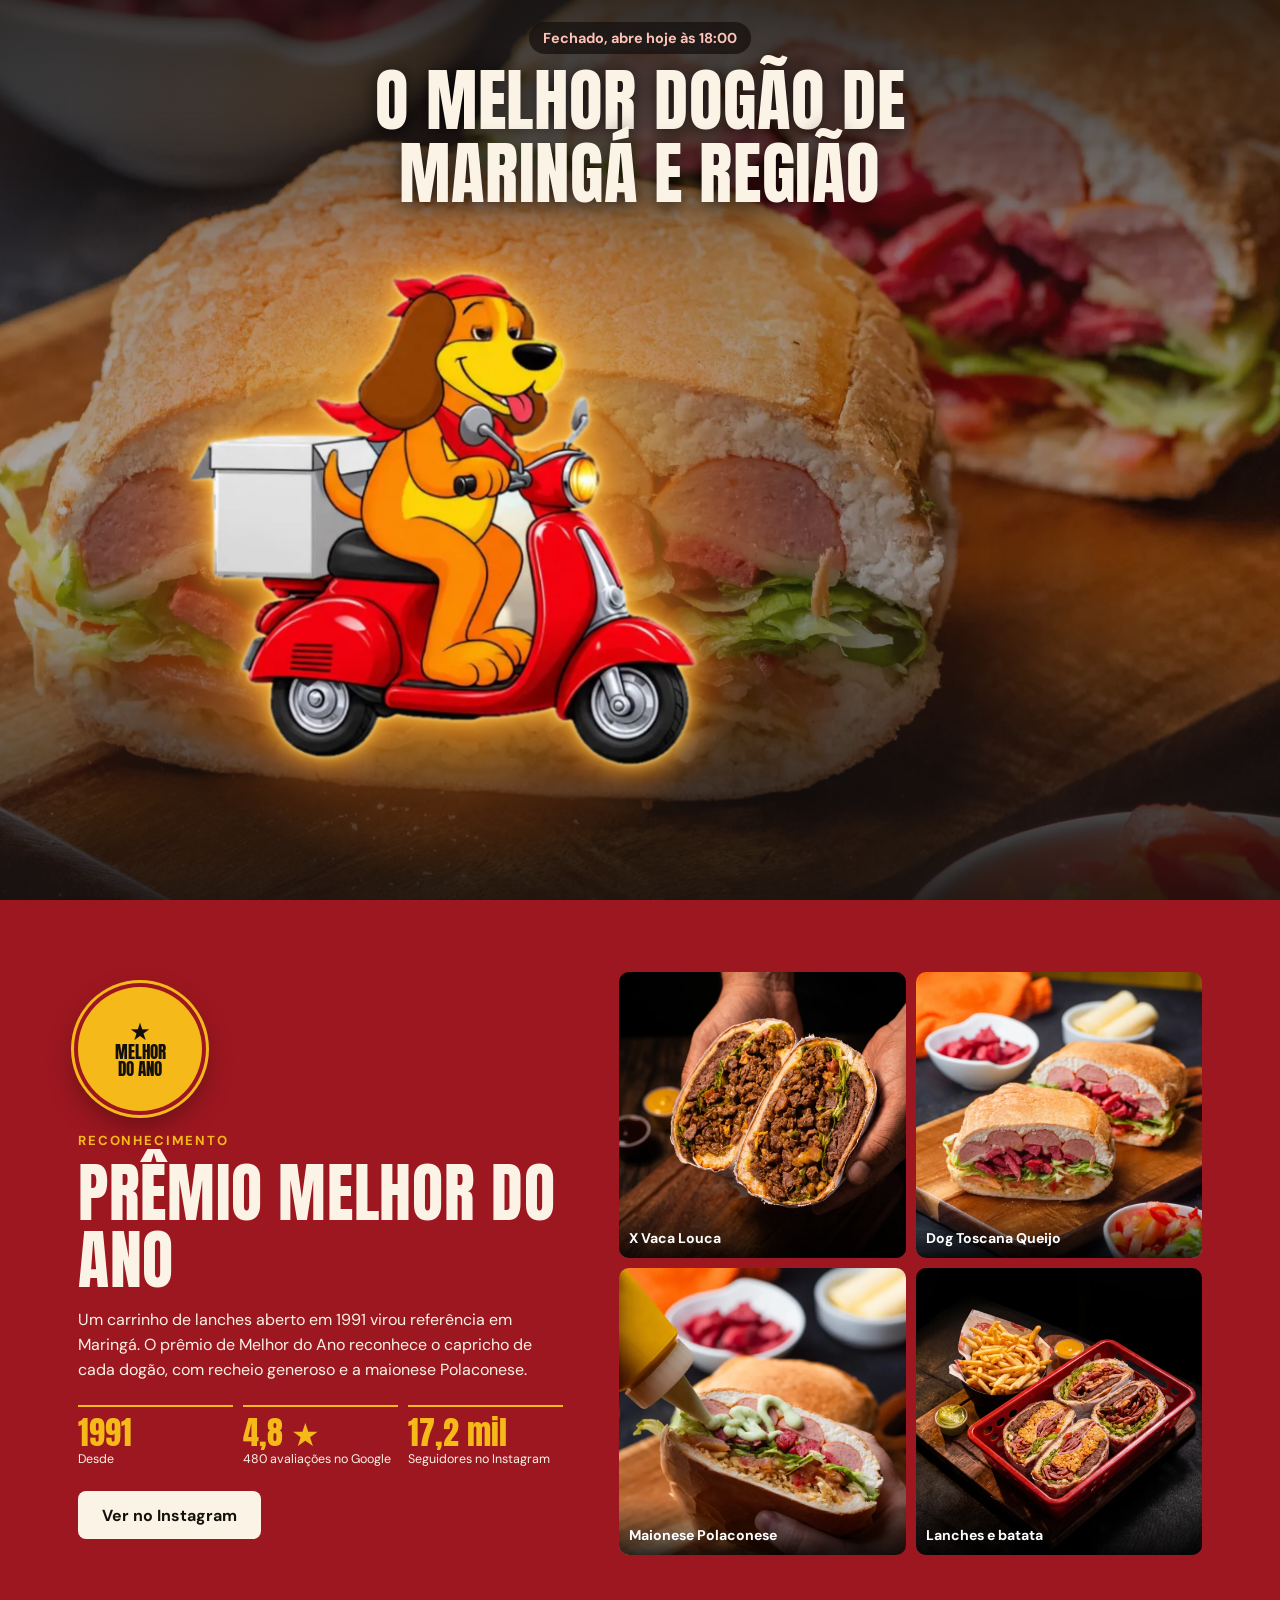
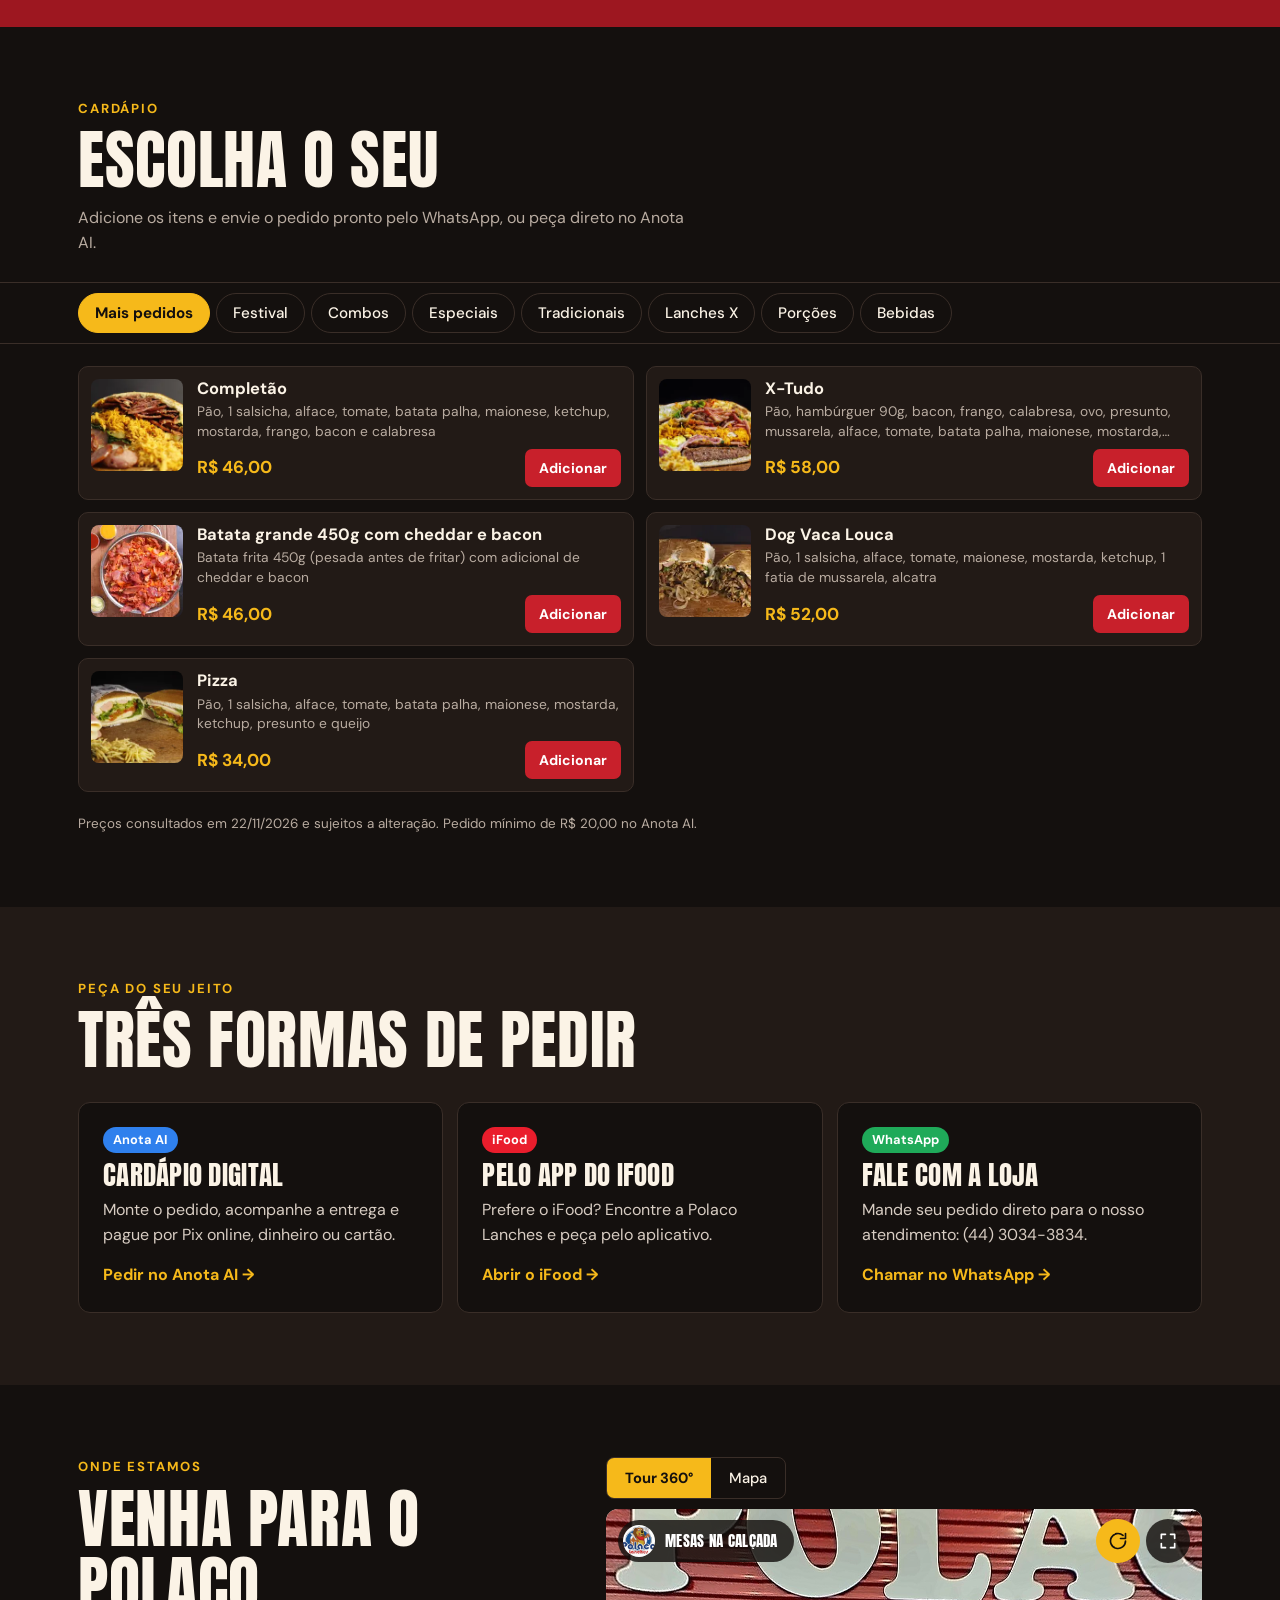
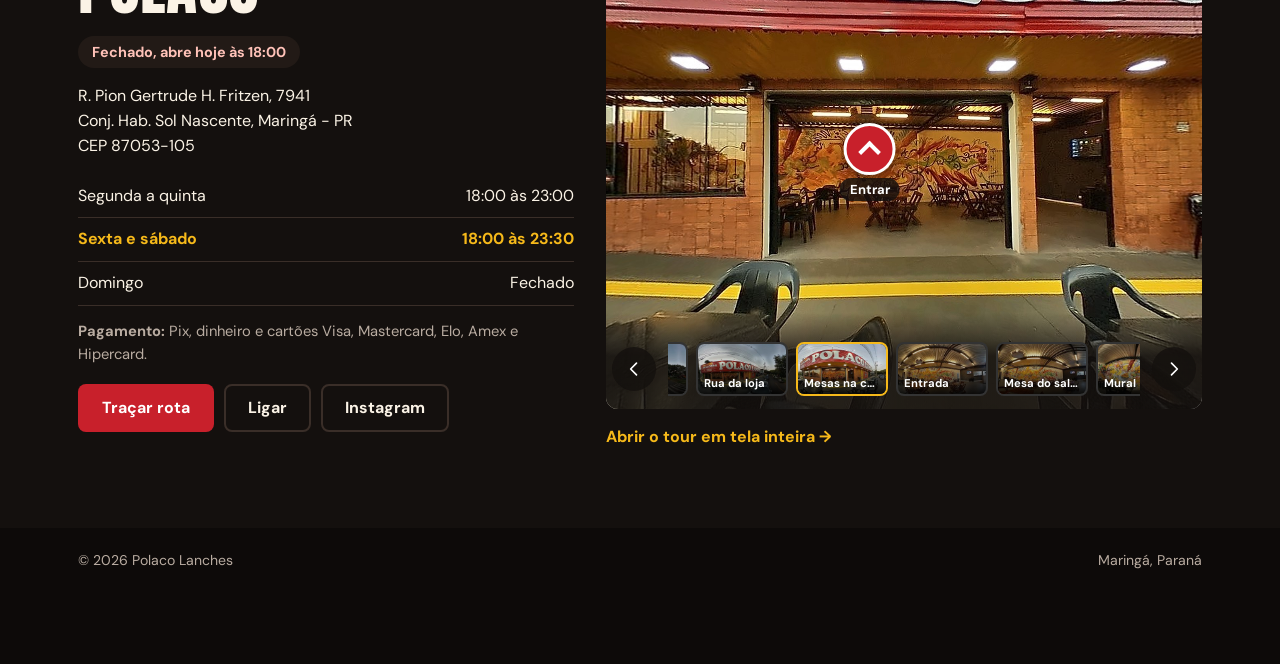
<file: index.html>
<!doctype html>
<html lang="pt-BR">
<head>
<meta charset="utf-8">
<meta name="viewport" content="width=device-width, initial-scale=1, viewport-fit=cover">
<title>Polaco Lanches | Dogão e lanches no Sol Nascente, Maringá</title>
<meta name="description" content="Polaco Lanches, no Jardim Sol Nascente em Maringá. Veja o cardápio de dogões, lanches e porções e peça pelo Anota AI, iFood ou WhatsApp.">
<meta name="theme-color" content="#14100e">
<meta property="og:title" content="Polaco Lanches | Maringá">
<meta property="og:description" content="Dogões, lanches e porções no Sol Nascente. Peça pelo Anota AI, iFood ou WhatsApp.">
<meta property="og:image" content="assets/img/logo.jpg">
<link rel="icon" href="assets/img/logo.jpg">
<link rel="preconnect" href="https://fonts.googleapis.com">
<link rel="preconnect" href="https://fonts.gstatic.com" crossorigin>
<link href="https://fonts.googleapis.com/css2?family=Anton&family=DM+Sans:wght@400;500;700&display=swap" rel="stylesheet">
<link rel="stylesheet" href="assets/styles.css">
<link rel="preload" as="image" href="assets/img/fundo-lanche.webp" type="image/webp" media="(min-aspect-ratio: 1/1)">
<link rel="preload" as="image" href="assets/img/fundo-lanche-m.webp" type="image/webp" media="(max-aspect-ratio: 1/1)">
<link rel="preload" as="image" href="assets/moto/m00.webp" type="image/webp">
<script type="application/ld+json">
{"@context":"https://schema.org","@type":"Restaurant","name":"Polaco Lanches Sol Nascente","image":"assets/img/logo.jpg","telephone":"+554430343834","servesCuisine":"Lanches","priceRange":"R$",
"address":{"@type":"PostalAddress","streetAddress":"R. Pion Gertrude H. Fritzen, 7941","addressLocality":"Maringá","addressRegion":"PR","postalCode":"87053-105","addressCountry":"BR"},
"geo":{"@type":"GeoCoordinates","latitude":-23.4571001,"longitude":-51.9103893},
"aggregateRating":{"@type":"AggregateRating","ratingValue":"4.8","reviewCount":"480"},
"openingHoursSpecification":[{"@type":"OpeningHoursSpecification","dayOfWeek":["Monday","Tuesday","Wednesday","Thursday"],"opens":"18:00","closes":"23:00"},{"@type":"OpeningHoursSpecification","dayOfWeek":["Friday","Saturday"],"opens":"18:00","closes":"23:30"}]}
</script>
<noscript><style>#moto,.brilho{display:none}.surge{--m:130%}.aura{opacity:.6}.fecha{--f:1;visibility:visible}</style></noscript>
</head>
<body>
<header id="top">
  <a class="brand" href="#inicio" aria-label="Polaco Lanches, início"><img src="assets/img/logo.jpg" alt="" width="44" height="44"><span>Polaco Lanches</span></a>
  <nav aria-label="Principal">
    <a href="#premio">Prêmio</a>
    <a href="#cardapio">Cardápio</a>
    <a href="#pedir">Pedir</a>
    <a href="tour.html">Tour 360°</a>
    <a href="#local">Onde estamos</a>
  </nav>
  <a class="btn btn-red btn-sm" href="#pedir">Fazer pedido</a>
</header>

<main>
  <section id="inicio" aria-label="Apresentação">
    <div class="palco">
      <div class="abre">
        <p class="status" data-status>Sol Nascente, Maringá</p>
        <h1>O melhor dogão de Maringá e região</h1>
      </div>
      <div class="aura" aria-hidden="true"></div>
      <div class="surge"><img src="assets/img/logo-polaco.webp" alt="Logo Polaco Lanches com o mascote" width="820" height="643"></div>
      <div class="brilho" aria-hidden="true"></div>
      <canvas id="moto" width="640" height="640" role="img" aria-label="Mascote da Polaco Lanches passando de moto com a entrega"></canvas>
      <div class="fecha">
        <p class="nota"><strong>4,8 ★</strong> em 480 avaliações no Google</p>
        <a class="btn btn-red" href="#cardapio">Ver cardápio</a>
        <a class="btn btn-ghost" href="#pedir">Pedir agora</a>
      </div>
    </div>
  </section>

  <section id="premio">
    <div class="wrap premio">
      <div>
        <div class="medalha" aria-hidden="true"><span>★</span><b>Melhor<br>do Ano</b></div>
        <p class="eyebrow">Reconhecimento</p>
        <h2>Prêmio Melhor do Ano</h2>
        <p class="premio-txt">Um carrinho de lanches aberto em 1991 virou referência em Maringá. O prêmio de Melhor do Ano reconhece o capricho de cada dogão, com recheio generoso e a maionese Polaconese.</p>
        <dl class="numeros">
          <div><dt>Desde</dt><dd>1991</dd></div>
          <div><dt>480 avaliações no Google</dt><dd>4,8 ★</dd></div>
          <div><dt>Seguidores no Instagram</dt><dd>17,2 mil</dd></div>
        </dl>
        <a class="btn btn-claro" href="https://www.instagram.com/polacolanchesmga/" target="_blank" rel="noopener">Ver no Instagram</a>
      </div>
      <div class="galeria">
        <figure><img src="assets/premio/vaca-louca.webp" alt="X Vaca Louca aberto ao meio, cheio de carne" width="1000" height="1000" loading="lazy"><figcaption>X Vaca Louca</figcaption></figure>
        <figure><img src="assets/premio/festival-1.webp" alt="Dog Toscana Queijo sobre tábua de madeira" width="750" height="1000" loading="lazy"><figcaption>Dog Toscana Queijo</figcaption></figure>
        <figure><img src="assets/premio/festival-2.webp" alt="Maionese Polaconese sendo colocada no lanche" width="750" height="1000" loading="lazy"><figcaption>Maionese Polaconese</figcaption></figure>
        <figure><img src="assets/premio/bacon-batata.webp" alt="Cesta de lanches com bacon e porção de batata frita" width="1000" height="1000" loading="lazy"><figcaption>Lanches e batata</figcaption></figure>
      </div>
    </div>
  </section>

  <section id="cardapio" class="solid">
    <div class="wrap">
      <p class="eyebrow">Cardápio</p>
      <h2>Escolha o seu</h2>
      <p class="lead">Adicione os itens e envie o pedido pronto pelo WhatsApp, ou peça direto no Anota AI.</p>
    </div>
    <div class="tabs-bar"><div class="tabs wrap" id="tabs" role="tablist" aria-label="Categorias do cardápio"></div></div>
    <div class="wrap">
      <div class="grid" id="items" role="tabpanel"></div>
      <p class="note">Preços consultados em 22/11/2026 e sujeitos a alteração. Pedido mínimo de R$ 20,00 no Anota AI.</p>
    </div>
  </section>

  <section id="pedir" class="clear">
    <div class="wrap">
      <p class="eyebrow">Peça do seu jeito</p>
      <h2>Três formas de pedir</h2>
      <div class="channels">
        <a class="channel" href="https://pedido.anota.ai/loja/polaco-lanches-sol-nascente-1" target="_blank" rel="noopener">
          <span class="tag" style="--c:#2f80ed">Anota AI</span>
          <h3>Cardápio digital</h3>
          <p>Monte o pedido, acompanhe a entrega e pague por Pix online, dinheiro ou cartão.</p>
          <b>Pedir no Anota AI →</b>
        </a>
        <a class="channel" id="ifood" target="_blank" rel="noopener">
          <span class="tag" style="--c:#ea1d2c">iFood</span>
          <h3>Pelo app do iFood</h3>
          <p>Prefere o iFood? Encontre a Polaco Lanches e peça pelo aplicativo.</p>
          <b>Abrir o iFood →</b>
        </a>
        <a class="channel" data-wa href="#">
          <span class="tag" style="--c:#1faa59">WhatsApp</span>
          <h3>Fale com a loja</h3>
          <p>Mande seu pedido direto para o nosso atendimento: (44) 3034-3834.</p>
          <b>Chamar no WhatsApp →</b>
        </a>
      </div>
    </div>
  </section>

  <section id="local" class="solid">
    <div class="wrap local">
      <div>
        <p class="eyebrow">Onde estamos</p>
        <h2>Venha para o Polaco</h2>
        <p class="status dark" data-status></p>
        <address>R. Pion Gertrude H. Fritzen, 7941<br>Conj. Hab. Sol Nascente, Maringá - PR<br>CEP 87053-105</address>
        <table class="hours" aria-label="Horário de funcionamento">
          <tr data-days="1,2,3,4"><th scope="row">Segunda a quinta</th><td>18:00 às 23:00</td></tr>
          <tr data-days="5,6"><th scope="row">Sexta e sábado</th><td>18:00 às 23:30</td></tr>
          <tr data-days="0"><th scope="row">Domingo</th><td>Fechado</td></tr>
        </table>
        <p class="pay"><strong>Pagamento:</strong> Pix, dinheiro e cartões Visa, Mastercard, Elo, Amex e Hipercard.</p>
        <div class="row">
          <a class="btn btn-red" href="https://www.google.com/maps/dir/?api=1&destination=-23.4571001,-51.9103893" target="_blank" rel="noopener">Traçar rota</a>
          <a class="btn btn-line" href="tel:+554430343834">Ligar</a>
          <a class="btn btn-line" href="https://www.instagram.com/polacolanchesmga/" target="_blank" rel="noopener">Instagram</a>
        </div>
      </div>
      <div class="views">
        <div class="switch" role="group" aria-label="Tipo de visualização">
          <button type="button" class="on" data-view="sv">Tour 360°</button>
          <button type="button" data-view="map">Mapa</button>
        </div>
        <iframe id="viewer" title="Tour virtual 360° da Polaco Lanches" loading="lazy" referrerpolicy="no-referrer-when-downgrade" allow="fullscreen; accelerometer; gyroscope" allowfullscreen></iframe>
        <a class="tour-link" href="tour.html">Abrir o tour em tela inteira →</a>
      </div>
    </div>
  </section>
</main>

<footer>
  <div class="wrap"><span>© <span id="year"></span> Polaco Lanches</span><span>Maringá, Paraná</span></div>
</footer>

<button id="cart-fab" type="button" hidden><span id="fab-count">0</span> Ver pedido <b id="fab-total"></b></button>

<dialog id="cart" aria-labelledby="cart-title">
  <form method="dialog" class="cart-head">
    <h2 id="cart-title">Seu pedido</h2>
    <button aria-label="Fechar">✕</button>
  </form>
  <ul id="cart-list"></ul>
  <div class="cart-form">
    <label>Nome<input id="c-name" autocomplete="name"></label>
    <fieldset>
      <legend>Como vai receber?</legend>
      <label><input type="radio" name="mode" value="Entrega" checked> Entrega</label>
      <label><input type="radio" name="mode" value="Retirada"> Retirada</label>
    </fieldset>
    <label id="addr-wrap">Endereço de entrega<input id="c-addr" autocomplete="street-address"></label>
    <label>Pagamento
      <select id="c-pay"><option>Pix</option><option>Cartão</option><option>Dinheiro</option></select>
    </label>
    <label>Observações<input id="c-obs" placeholder="Ex.: sem tomate"></label>
  </div>
  <div class="cart-foot">
    <p>Subtotal <b id="cart-total"></b></p>
    <small>A taxa de entrega é confirmada pela loja.</small>
    <button id="send" type="button" class="btn btn-wa">Enviar pelo WhatsApp</button>
  </div>
</dialog>

<script src="assets/menu-data.js"></script>
<script src="assets/app.js"></script>
</body>
</html>
</file>
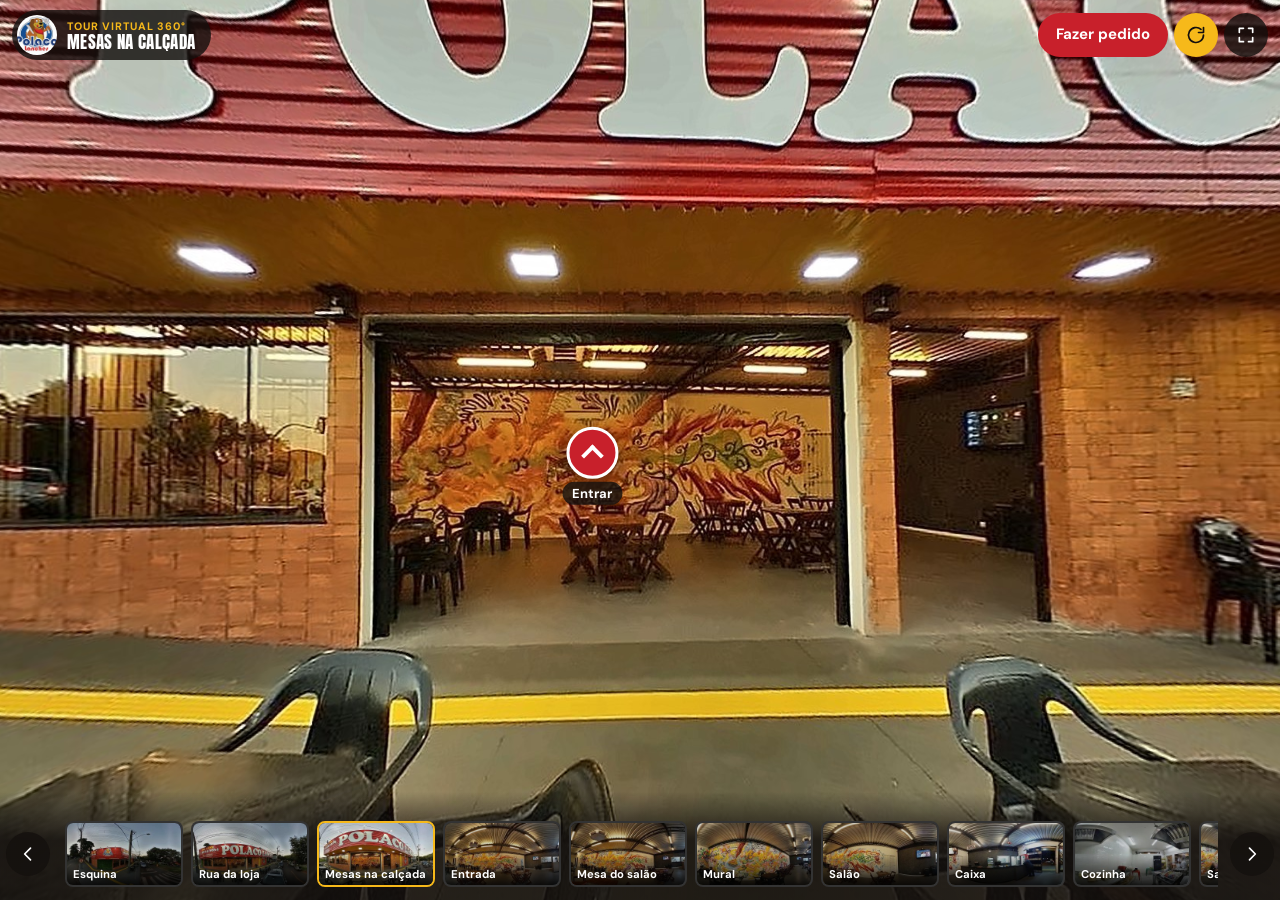
<file: tour.html>
<!doctype html>
<html lang="pt-BR">
<head>
<meta charset="utf-8">
<meta name="viewport" content="width=device-width, initial-scale=1, viewport-fit=cover">
<title>Tour Virtual | Polaco Lanches</title>
<meta name="description" content="Passeie em 360° pela fachada, salão, caixa e cozinha da Polaco Lanches, em Maringá.">
<meta name="theme-color" content="#14100e">
<link rel="icon" href="assets/img/logo.jpg">
<link rel="preconnect" href="https://fonts.googleapis.com">
<link rel="preconnect" href="https://fonts.gstatic.com" crossorigin>
<link href="https://fonts.googleapis.com/css2?family=Anton&family=DM+Sans:wght@400;500;700&display=swap" rel="stylesheet">
<link rel="stylesheet" href="assets/vendor/pannellum/pannellum.css">
<style>
  :root { --red: #c8202b; --mustard: #f6b91a; --cream: #fbf3e6; --ink: #14100e; --glass: rgba(20,16,14,.82); --line: rgba(255,255,255,.2); }
  * { box-sizing: border-box; }
  html, body { height: 100%; margin: 0; background: var(--ink); color: var(--cream); font: 500 15px/1.3 "DM Sans", system-ui, sans-serif; overflow: hidden; }
  #pano { position: fixed; inset: 0; width: 100%; height: 100%; }
  .pnlm-load-box { background: var(--glass); border-radius: 10px; }
  button, .link { font: inherit; color: inherit; cursor: pointer; }
  :focus-visible { outline: 3px solid var(--mustard); outline-offset: 2px; }

  #bar { position: fixed; z-index: 5; top: max(10px, env(safe-area-inset-top)); left: 12px; right: 12px; display: flex; align-items: center; justify-content: space-between; gap: 10px; pointer-events: none; }
  #bar > * { pointer-events: auto; }
  .title { display: flex; align-items: center; gap: 10px; min-width: 0; padding: 5px 16px 5px 5px; border-radius: 99px; background: var(--glass); color: #fff; text-decoration: none; }
  .pnlm-panorama-info { display: none !important; }
  .title img { width: 40px; height: 40px; border-radius: 50%; background: #fff; flex: none; }
  .title small { display: block; color: var(--mustard); font-size: .72rem; font-weight: 700; letter-spacing: .08em; text-transform: uppercase; }
  .title b { display: block; font: 400 1.12rem/1.1 "Anton", Impact, sans-serif; letter-spacing: .02em; text-transform: uppercase; white-space: nowrap; overflow: hidden; text-overflow: ellipsis; }
  .tools { display: flex; gap: 6px; flex: none; }
  .ic { display: grid; place-items: center; width: 44px; height: 44px; border: 0; border-radius: 50%; background: var(--glass); color: #fff; text-decoration: none; }
  .ic svg { width: 20px; height: 20px; fill: none; stroke: currentColor; stroke-width: 2; stroke-linecap: round; stroke-linejoin: round; }
  .ic[aria-pressed="true"] { background: var(--mustard); color: var(--ink); }
  .order { display: inline-flex; align-items: center; height: 44px; padding: 0 18px; border-radius: 99px; background: var(--red); color: #fff; font-weight: 700; text-decoration: none; }

  #dock { position: fixed; z-index: 5; left: 0; right: 0; bottom: 0; padding: 26px 0 max(10px, env(safe-area-inset-bottom)); background: linear-gradient(transparent, rgba(20,16,14,.86) 45%); display: flex; align-items: center; gap: 6px; }
  #strip { flex: 1; min-width: 0; display: flex; gap: 8px; overflow-x: auto; padding: 3px; scrollbar-width: none; }
  #strip::-webkit-scrollbar { display: none; }
  #strip button { position: relative; flex: none; width: 118px; height: 66px; padding: 0; border: 2px solid var(--line); border-radius: 8px; overflow: hidden; background: #000; }
  #strip img { width: 100%; height: 100%; object-fit: cover; display: block; opacity: .82; }
  #strip span { position: absolute; left: 0; right: 0; bottom: 0; padding: 12px 6px 3px; background: linear-gradient(transparent, rgba(0,0,0,.85)); color: #fff; font-size: .75rem; font-weight: 700; text-align: left; white-space: nowrap; overflow: hidden; text-overflow: ellipsis; }
  #strip button[aria-current="true"] { border-color: var(--mustard); }
  #strip button[aria-current="true"] img { opacity: 1; }
  .nav { flex: none; margin-inline: 6px; }

  .hs { width: 46px; height: 46px; margin: -23px 0 0 -23px; border-radius: 50%; background: var(--red); border: 3px solid #fff; box-shadow: 0 4px 16px rgba(0,0,0,.55); cursor: pointer; display: grid; place-items: center; animation: pulse 1.8s infinite; }
  .hs::before { content: ""; width: 12px; height: 12px; margin-top: 5px; border-left: 4px solid #fff; border-top: 4px solid #fff; transform: rotate(45deg); }
  .hs span { position: absolute; top: 52px; left: 50%; transform: translateX(-50%); padding: 3px 10px; border-radius: 99px; background: var(--glass); color: #fff; font: 700 13px "DM Sans", sans-serif; white-space: nowrap; pointer-events: none; }
  @keyframes pulse { 0%, 100% { box-shadow: 0 0 0 0 rgba(200,32,43,.6), 0 4px 16px rgba(0,0,0,.55); } 60% { box-shadow: 0 0 0 14px rgba(200,32,43,0), 0 4px 16px rgba(0,0,0,.55); } }

  #err { position: fixed; z-index: 9; inset: 0; display: none; place-items: center; padding: 24px; text-align: center; background: var(--ink); }
  body.embed .order, body.embed .title small { display: none; }
  body.embed #strip button { width: 92px; height: 54px; }
  body.embed .title img { width: 32px; height: 32px; }
  body.embed .title b { font-size: .98rem; }
  @media (max-width: 560px) { .order { display: none; } #strip button { width: 98px; height: 58px; } .nav { display: none; } #strip { padding-inline: 10px; } }
  @media (prefers-reduced-motion: reduce) { .hs { animation: none; } }
</style>
</head>
<body>
<div id="pano" role="application" aria-label="Tour virtual em 360 graus. Arraste para olhar ao redor."></div>

<div id="bar">
  <a class="title" id="home" href="index.html" aria-label="Voltar ao site da Polaco Lanches">
    <img src="assets/img/logo.jpg" alt="" width="40" height="40">
    <span><small>Tour virtual 360°</small><b id="name"></b></span>
  </a>
  <div class="tools">
    <a class="order" href="index.html#pedir" target="_top">Fazer pedido</a>
    <button class="ic" id="spin" type="button" aria-pressed="true" aria-label="Giro automático"><svg viewBox="0 0 24 24"><path d="M21 12a9 9 0 1 1-3-6.7"/><path d="M21 3v6h-6"/></svg></button>
    <button class="ic" id="full" type="button" aria-label="Tela cheia"><svg viewBox="0 0 24 24"><path d="M4 9V4h5M20 9V4h-5M4 15v5h5M20 15v5h-5"/></svg></button>
  </div>
</div>

<div id="dock">
  <button class="ic nav" id="prev" type="button" aria-label="Ambiente anterior"><svg viewBox="0 0 24 24"><path d="m15 5-7 7 7 7"/></svg></button>
  <div id="strip" role="group" aria-label="Ambientes do tour"></div>
  <button class="ic nav" id="next" type="button" aria-label="Próximo ambiente"><svg viewBox="0 0 24 24"><path d="m9 5 7 7-7 7"/></svg></button>
</div>
<div id="err"><p>Não foi possível abrir o tour neste navegador.<br>Atualize a página ou tente em outro navegador.</p></div>

<script src="assets/vendor/pannellum/pannellum.js"></script>
<script>
const SCENES = [
  { id: "01-esquina", name: "Esquina", yaw: -9, spots: [["02-rua", "Ir para a rua", 45, -10]] },
  { id: "02-rua", name: "Rua da loja", yaw: -9, spots: [["03-calcada", "Ir para as mesas", -5, -8]] },
  { id: "03-calcada", name: "Mesas na calçada", yaw: -2, spots: [["06-entrada", "Entrar", -2, -3]] },
  { id: "06-entrada", name: "Entrada", yaw: -9, spots: [["08-mural", "Ver o mural", -9, -4], ["03-calcada", "Sair para a calçada", -144, -4]] },
  { id: "07-mesa-salao", name: "Mesa do salão", yaw: -9, spots: [["08-mural", "Ver o mural", -9, -3]] },
  { id: "08-mural", name: "Mural", yaw: 0, spots: [["09-salao", "Seguir pelo salão", 99, -3]] },
  { id: "09-salao", name: "Salão", yaw: -22, spots: [["11-caixa", "Ir ao caixa", 155, -4]] },
  { id: "11-caixa", name: "Caixa", yaw: -14, spots: [["12-cozinha", "Ver a cozinha", 9, -2]] },
  { id: "12-cozinha", name: "Cozinha", yaw: -45, spots: [["11-caixa", "Voltar ao caixa", 108, -3]] },
  { id: "10-salao-noite", name: "Salão à noite", yaw: -30, spots: [["04-fachada-noite", "Sair para a fachada", 67, -3]] },
  { id: "04-fachada-noite", name: "Fachada à noite", yaw: -31, spots: [["05-lateral-noite", "Ver a lateral", -108, -5]] },
  { id: "05-lateral-noite", name: "Lateral à noite", yaw: 0, spots: [["04-fachada-noite", "Ver a fachada", 41, -4]] },
];

const params = new URLSearchParams(location.search);
const embed = params.has("embed");
document.body.classList.toggle("embed", embed);
if (embed) { const h = document.getElementById("home"); h.href = "tour.html"; h.target = "_blank"; h.rel = "noopener"; h.setAttribute("aria-label", "Abrir o tour em nova aba"); }

const label = (div, text) => { const s = document.createElement("span"); s.textContent = text; div.appendChild(s); div.setAttribute("aria-label", text); };
const reduce = matchMedia("(prefers-reduced-motion: reduce)").matches;
let spinning = !reduce;
const first = SCENES.some(s => s.id === params.get("cena")) ? params.get("cena") : "03-calcada";

const scenes = Object.fromEntries(SCENES.map(s => [s.id, {
  title: s.name, type: "equirectangular", panorama: `tour/pano/${s.id}.jpg`, yaw: s.yaw, pitch: 0, hfov: innerWidth < 700 ? 100 : 105,
  hotSpots: s.spots.map(([sceneId, text, yaw, pitch]) => ({ type: "scene", sceneId, yaw, pitch, cssClass: "hs", createTooltipFunc: label, createTooltipArgs: text })),
}]));

const viewer = pannellum.viewer("pano", {
  default: { firstScene: first, sceneFadeDuration: 700, autoLoad: true, showControls: false, compass: false, minHfov: 45, maxHfov: 120, autoRotate: spinning ? -1.6 : false, autoRotateInactivityDelay: 5000, strings: { loadingLabel: "Carregando..." } },
  scenes,
});

const strip = document.getElementById("strip");
strip.innerHTML = SCENES.map(s => `<button type="button" data-id="${s.id}"><img src="tour/thumb/${s.id}.jpg" alt="" width="320" height="160" loading="lazy"><span>${s.name}</span></button>`).join("");
strip.addEventListener("click", e => { const b = e.target.closest("button"); if (b) go(b.dataset.id); });
function go(id) { if (id !== viewer.getScene()) viewer.loadScene(id); }
function step(d) { const i = SCENES.findIndex(s => s.id === viewer.getScene()); go(SCENES[(i + d + SCENES.length) % SCENES.length].id); }
function mark(id) {
  document.getElementById("name").textContent = SCENES.find(s => s.id === id).name;
  [...strip.children].forEach(b => { const on = b.dataset.id === id; b.setAttribute("aria-current", on); if (on) strip.scrollTo({ left: b.offsetLeft - strip.clientWidth / 2 + b.offsetWidth / 2, behavior: reduce ? "auto" : "smooth" }); });
}
mark(first);
viewer.on("scenechange", mark);
viewer.on("load", () => { if (spinning) viewer.startAutoRotate(-1.6); else viewer.stopAutoRotate(); });
viewer.on("error", () => { document.getElementById("err").style.display = "grid"; });
document.getElementById("prev").onclick = () => step(-1);
document.getElementById("next").onclick = () => step(1);
const spin = document.getElementById("spin");
spin.setAttribute("aria-pressed", spinning);
spin.onclick = () => { spinning = !spinning; spin.setAttribute("aria-pressed", spinning); if (spinning) viewer.startAutoRotate(-1.6); else viewer.stopAutoRotate(); };
document.getElementById("full").onclick = () => viewer.toggleFullscreen();
</script>
</body>
</html>
</file>
<file: assets/styles.css>
:root {
  --red: #c8202b; --red-d: #9d1720; --mustard: #f6b91a; --cream: #fbf3e6;
  --ink: #14100e; --ink-2: #221a16; --line: #3a2e28; --muted: #b9aca1; --wa: #1faa59;
  --display: "Anton", Impact, sans-serif; --body: "DM Sans", system-ui, sans-serif;
}
* { box-sizing: border-box; }
html { scroll-behavior: smooth; scroll-padding-top: 76px; }
body { margin: 0; background: var(--ink); color: var(--cream); font: 400 16px/1.55 var(--body); overflow-x: clip; }
img, video, iframe { display: block; max-width: 100%; }
a { color: inherit; }
h1, h2, h3 { font-family: var(--display); font-weight: 400; line-height: 1.05; letter-spacing: .01em; margin: 0; text-transform: uppercase; }
h2 { font-size: clamp(2.3rem, 6vw, 4rem); }
:focus-visible { outline: 3px solid var(--mustard); outline-offset: 2px; }
.wrap { width: min(1180px, 100%); margin-inline: auto; padding-inline: 16px; }
@media (min-width: 720px) { .wrap { padding-inline: 28px; } }
.eyebrow { color: var(--mustard); font-weight: 700; letter-spacing: .14em; text-transform: uppercase; font-size: .82rem; margin: 0 0 8px; }
.lead { color: var(--muted); max-width: 56ch; margin: 12px 0 0; }
.row { display: flex; flex-wrap: wrap; gap: 10px; }

.btn { display: inline-flex; align-items: center; justify-content: center; min-height: 48px; padding: 0 22px; border-radius: 8px; border: 2px solid transparent; font: 700 1rem var(--body); text-decoration: none; cursor: pointer; transition: transform .15s, background .15s; }
.btn:hover { transform: translateY(-2px); }
.btn-sm { min-height: 40px; padding: 0 16px; font-size: .9rem; }
.btn-red { background: var(--red); color: #fff; } .btn-red:hover { background: var(--red-d); }
.btn-ghost { background: rgba(255,255,255,.12); color: #fff; border-color: rgba(255,255,255,.7); backdrop-filter: blur(4px); }
.btn-line { background: none; color: var(--cream); border-color: var(--line); }
.btn-wa { background: var(--wa); color: #fff; width: 100%; }


#top { position: fixed; z-index: 20; inset: 0 0 auto; display: flex; align-items: center; justify-content: space-between; gap: 16px; padding: 10px 16px; background: rgba(20,16,14,.92); border-bottom: 1px solid var(--line); transform: translateY(-100%); transition: transform .3s; }
#top.show { transform: none; }
.brand { display: flex; align-items: center; gap: 10px; text-decoration: none; font-family: var(--display); font-size: 1.2rem; text-transform: uppercase; }
.brand img { width: 44px; height: 44px; border-radius: 50%; background: #fff; padding: 2px; }
#top nav { display: none; gap: 26px; }
#top nav a { text-decoration: none; font-weight: 500; } #top nav a:hover { color: var(--mustard); }
@media (min-width: 820px) { #top { padding-inline: 28px; } #top nav { display: flex; } }

#inicio { --p: 0; position: relative; height: 100vh; height: 100svh; background: var(--ink); }
.palco { position: relative; height: 100%; overflow: hidden; isolation: isolate; background: linear-gradient(180deg, rgba(20,16,14,.86) 0, rgba(20,16,14,.42) 30%, rgba(20,16,14,.34) 62%, rgba(20,16,14,.9) 100%), url("img/fundo-lanche.webp") center / cover no-repeat var(--ink); }
@media (max-aspect-ratio: 1/1) { .palco { background-image: linear-gradient(180deg, rgba(20,16,14,.86) 0, rgba(20,16,14,.42) 30%, rgba(20,16,14,.34) 62%, rgba(20,16,14,.9) 100%), url("img/fundo-lanche-m.webp"); } }
.abre { position: absolute; z-index: 3; inset: max(22px, env(safe-area-inset-top)) 16px auto; display: flex; flex-direction: column; align-items: center; gap: 10px; text-align: center; }
.abre h1 { max-width: 980px; text-shadow: 0 3px 20px rgba(0,0,0,.8); font-size: clamp(2rem, min(6.2vw, 9vh), 4.3rem); text-wrap: balance; }
.aura, .brilho { position: absolute; left: 50%; border-radius: 50%; pointer-events: none; background: radial-gradient(circle, rgba(255,226,130,.85) 0, rgba(255,176,40,.55) 34%, rgba(255,120,20,.2) 56%, transparent 71%); }
.aura { top: 56%; width: min(112vw, 88vh); aspect-ratio: 1; opacity: 0; transform: translate(-50%, -50%); }
.brilho { top: 58%; width: min(112vw, 82vh); aspect-ratio: 1; transform: translate(-200vw, -50%); will-change: transform; }
.surge { --m: -5%; position: absolute; left: 50%; top: 56%; width: min(84vw, 66vh); transform: translate(-50%, -50%); filter: drop-shadow(0 14px 30px rgba(0,0,0,.6)); -webkit-mask-image: linear-gradient(90deg, #000 calc(var(--m) - 12%), transparent var(--m)); mask-image: linear-gradient(90deg, #000 calc(var(--m) - 12%), transparent var(--m)); }
.surge img { width: 100%; height: auto; }
#moto { position: absolute; left: 50%; top: 58%; width: min(82vw, 58vh); height: auto; aspect-ratio: 1; transform: translate(-200vw, -50%); filter: drop-shadow(0 0 2px #fff2bf) drop-shadow(0 0 10px rgba(255,205,70,.95)) drop-shadow(0 0 24px rgba(255,140,30,.7)); will-change: transform; }
.fecha { --f: clamp(0, calc((var(--p) - .74) / .12), 1); position: absolute; z-index: 3; left: 50%; bottom: max(16px, env(safe-area-inset-bottom)); display: grid; grid-template-columns: 1fr 1fr; gap: 8px 10px; width: min(calc(100vw - 32px), 420px); text-align: center; visibility: hidden; opacity: var(--f); transform: translate(-50%, calc((1 - var(--f)) * 24px)); }
#inicio.final .fecha { visibility: visible; }
.nota { grid-column: 1 / -1; margin: 0; font-size: .92rem; line-height: 1.35; text-shadow: 0 1px 6px #000; }
.fecha .btn { padding-inline: 12px; }
@media (max-height: 560px) { .surge { top: 52%; width: min(60vw, 56vh); } .aura { top: 52%; } #moto { width: min(60vw, 52vh); } .nota { display: none; } .abre .status { display: none; } }
.status { display: inline-block; margin: 0; padding: 5px 14px; border-radius: 99px; background: rgba(20,16,14,.72); font-weight: 700; font-size: .9rem; }
.status.open { color: #6ee7a0; } .status.closed { color: #ffc2b8; }
.status.dark { background: var(--ink-2); margin: 16px 0 0; }

#premio { padding-block: 72px; background: var(--red-d); }
.premio { display: grid; gap: 32px; align-items: center; }
@media (min-width: 900px) { .premio { grid-template-columns: 5fr 6fr; gap: 56px; } }
.medalha { display: grid; place-items: center; align-content: center; width: 124px; height: 124px; margin-bottom: 20px; border-radius: 50%; background: var(--mustard); color: var(--ink); text-align: center; box-shadow: 0 0 0 4px var(--red-d), 0 0 0 7px var(--mustard), 0 12px 30px rgba(0,0,0,.4); }
.medalha span { font-size: 1.5rem; line-height: 1; } .medalha b { font: 400 1.05rem/1.05 var(--display); text-transform: uppercase; }
.premio-txt { max-width: 54ch; margin: 14px 0 22px; }
.numeros { display: grid; grid-template-columns: repeat(3, 1fr); gap: 10px; margin: 0 0 24px; }
.numeros div { display: flex; flex-direction: column-reverse; justify-content: flex-end; gap: 3px; padding-top: 10px; border-top: 2px solid var(--mustard); }
.numeros dt { font-size: .78rem; line-height: 1.25; } .numeros dd { margin: 0; color: var(--mustard); font: 400 clamp(1.45rem, 5vw, 2rem)/1 var(--display); }
.btn-claro { background: var(--cream); color: var(--ink); } .btn-claro:hover { background: #fff; }
.galeria { display: grid; grid-template-columns: 1fr 1fr; gap: 10px; }
.galeria figure { position: relative; margin: 0; aspect-ratio: 1; overflow: hidden; border-radius: 10px; background: var(--ink-2); }
.galeria img { width: 100%; height: 100%; object-fit: cover; transition: transform .4s; }
.galeria figure:hover img { transform: scale(1.05); }
.galeria figcaption { position: absolute; inset: auto 0 0; padding: 26px 10px 8px; background: linear-gradient(transparent, rgba(0,0,0,.82)); color: #fff; font-weight: 700; font-size: .88rem; }

.solid { background: var(--ink); padding-block: 72px; position: relative; }
.clear { background: var(--ink-2); padding-block: 72px; }

.tabs-bar { position: sticky; top: 65px; z-index: 10; background: var(--ink); border-block: 1px solid var(--line); margin-top: 26px; }
.tabs { display: flex; gap: 6px; overflow-x: auto; padding-block: 10px; scrollbar-width: none; }
.tabs::-webkit-scrollbar { display: none; }
.tabs button { flex: none; min-height: 40px; padding: 0 16px; border-radius: 99px; border: 1px solid var(--line); background: none; color: var(--cream); font: 500 .95rem var(--body); cursor: pointer; }
.tabs button[aria-selected="true"] { background: var(--mustard); border-color: var(--mustard); color: var(--ink); font-weight: 700; }

.grid { display: grid; gap: 12px; padding-top: 22px; }
@media (min-width: 820px) { .grid { grid-template-columns: 1fr 1fr; } }
.item { display: grid; grid-template-columns: 92px 1fr; gap: 14px; padding: 12px; background: var(--ink-2); border: 1px solid var(--line); border-radius: 10px; }
.item img, .noimg { width: 92px; height: 92px; border-radius: 8px; object-fit: cover; background: #33271f; }
.noimg { display: grid; place-items: center; font-family: var(--display); color: var(--mustard); font-size: 1.6rem; }
.item h3 { font: 700 1.03rem/1.25 var(--body); text-transform: none; letter-spacing: 0; }
.item p { margin: 3px 0 8px; color: var(--muted); font-size: .86rem; line-height: 1.4; display: -webkit-box; -webkit-line-clamp: 2; -webkit-box-orient: vertical; overflow: hidden; }
.buy { display: flex; align-items: center; justify-content: space-between; gap: 8px; }
.price { font-weight: 700; color: var(--mustard); font-size: 1.08rem; }
.price s { color: var(--muted); font-weight: 400; font-size: .84rem; margin-right: 6px; }
.add { min-height: 38px; padding: 0 14px; border: 0; border-radius: 7px; background: var(--red); color: #fff; font: 700 .88rem var(--body); cursor: pointer; }
.add:hover { background: var(--red-d); }
.note { color: var(--muted); font-size: .84rem; margin: 22px 0 0; }

.channels { display: grid; gap: 14px; margin-top: 28px; }
@media (min-width: 820px) { .channels { grid-template-columns: repeat(3, 1fr); } }
.channel { display: flex; flex-direction: column; align-items: flex-start; gap: 8px; padding: 24px; border-radius: 12px; background: var(--ink); border: 1px solid var(--line); text-decoration: none; transition: transform .18s, border-color .18s; }
.channel:hover { transform: translateY(-4px); border-color: var(--mustard); }
.channel h3 { font-size: 1.7rem; }
.channel p { margin: 0 0 8px; color: #d8cdc3; flex: 1; }
.channel b { color: var(--mustard); }
.tag { background: var(--c); color: #fff; font-weight: 700; font-size: .8rem; padding: 3px 10px; border-radius: 99px; }

.local { display: grid; gap: 32px; }
@media (min-width: 900px) { .local { grid-template-columns: 5fr 6fr; align-items: start; } }
address { font-style: normal; margin: 16px 0; }
.hours { width: 100%; border-collapse: collapse; margin-bottom: 14px; }
.hours th, .hours td { padding: 9px 0; border-bottom: 1px solid var(--line); font-weight: 400; text-align: left; }
.hours td { text-align: right; }
.hours tr.today th, .hours tr.today td { color: var(--mustard); font-weight: 700; }
.pay { color: var(--muted); font-size: .92rem; margin: 0 0 18px; }
.switch { display: inline-flex; margin-bottom: 10px; border: 1px solid var(--line); border-radius: 8px; overflow: hidden; }
.switch button { min-height: 40px; padding: 0 18px; border: 0; background: none; color: var(--cream); font: 500 .92rem var(--body); cursor: pointer; }
.switch .on { background: var(--mustard); color: var(--ink); font-weight: 700; }
#viewer { width: 100%; height: clamp(320px, 56vh, 500px); border: 0; border-radius: 12px; background: var(--ink-2); }

.tour-link { display: inline-block; margin-top: 10px; padding-block: 6px; color: var(--mustard); font-weight: 700; text-decoration: none; }
.tour-link:hover { text-decoration: underline; }

footer { background: #0d0a09; color: var(--muted); padding: 22px 0 92px; font-size: .88rem; }
footer .wrap { display: flex; justify-content: space-between; gap: 12px; flex-wrap: wrap; }

#cart-fab { position: fixed; z-index: 30; left: 50%; bottom: max(14px, env(safe-area-inset-bottom)); transform: translateX(-50%); display: flex; align-items: center; gap: 10px; width: max-content; max-width: calc(100vw - 32px); min-height: 52px; padding: 0 20px; border: 0; border-radius: 99px; background: var(--wa); color: #fff; font: 700 1rem var(--body); box-shadow: 0 8px 28px rgba(0,0,0,.5); cursor: pointer; }
#cart-fab[hidden] { display: none; }
#fab-count { display: grid; place-items: center; min-width: 26px; height: 26px; padding: 0 6px; border-radius: 99px; background: #fff; color: #128044; font-size: .86rem; }

#cart { width: min(460px, 100vw); max-width: 100vw; height: 100dvh; max-height: 100dvh; margin: 0 0 0 auto; padding: 0; border: 0; background: var(--ink-2); color: var(--cream); overflow-y: auto; }
#cart[open] { display: flex; flex-direction: column; }
#cart::backdrop { background: rgba(0,0,0,.6); }
.cart-head { display: flex; justify-content: space-between; align-items: center; padding: 16px; border-bottom: 1px solid var(--line); }
.cart-head h2 { font-size: 1.7rem; }
.cart-head button { width: 40px; height: 40px; border: 0; border-radius: 8px; background: var(--line); color: #fff; cursor: pointer; }
#cart-list { list-style: none; margin: 0; padding: 4px 16px; }
#cart-list li { display: flex; align-items: center; justify-content: space-between; gap: 10px; padding: 10px 0; border-bottom: 1px solid var(--line); font-size: .94rem; }
.qty { display: flex; align-items: center; gap: 8px; flex: none; }
.qty button { width: 34px; height: 34px; border: 1px solid var(--line); border-radius: 6px; background: none; color: #fff; font-size: 1.05rem; cursor: pointer; }
.cart-form { display: grid; gap: 12px; padding: 16px; }
.cart-form > label { display: grid; gap: 4px; font-weight: 500; font-size: .9rem; }
.cart-form input:not([type=radio]), .cart-form select { width: 100%; min-height: 44px; padding: 0 12px; border: 1px solid var(--line); border-radius: 7px; background: var(--ink); color: var(--cream); font: 16px var(--body); }
.cart-form .err { border-color: #ff7a6b !important; }
fieldset { display: flex; gap: 18px; margin: 0; padding: 0; border: 0; font-size: .95rem; }
legend { font-weight: 500; font-size: .9rem; margin-bottom: 4px; padding: 0; }
.cart-foot { margin-top: auto; position: sticky; bottom: 0; padding: 14px 16px; background: var(--ink); border-top: 1px solid var(--line); }
.cart-foot p { display: flex; justify-content: space-between; margin: 0; font-size: 1.1rem; }
.cart-foot small { display: block; color: var(--muted); margin-bottom: 10px; }

@media (prefers-reduced-motion: reduce) {
  html { scroll-behavior: auto; }
  #moto, .brilho { display: none; }
  .btn, .channel, .galeria img { transition: none; }
}
</file>
<file: assets/vendor/pannellum/pannellum.css>
/* Pannellum 2.5.6, https://github.com/mpetroff/pannellum */
.pnlm-container{margin:0;padding:0;overflow:hidden;position:relative;cursor:default;width:100%;height:100%;font-family:Helvetica,"Nimbus Sans L","Liberation Sans",Arial,sans-serif;background:#f4f4f4 url('data:image/svg+xml,%3Csvg%20xmlns%3D%22http%3A%2F%2Fwww.w3.org%2F2000%2Fsvg%22%20width%3D%2267%22%20height%3D%22100%22%20viewBox%3D%220%200%2067%20100%22%3E%0A%3Cpath%20stroke%3D%22%23ccc%22%20fill%3D%22none%22%20d%3D%22M33.5%2C50%2C0%2C63%2C33.5%2C75%2C67%2C63%2C33.5%2C50m-33.5-50%2C67%2C25m-0.5%2C0%2C0%2C75m-66.5-75%2C67-25m-33.5%2C75%2C0%2C25m0-100%2C0%2C50%22%2F%3E%0A%3C%2Fsvg%3E%0A') repeat;-webkit-user-select:none;-khtml-user-select:none;-moz-user-select:none;-o-user-select:none;-ms-user-select:none;user-select:none;outline:0;line-height:1.4;contain:content}.pnlm-container *{box-sizing:content-box}.pnlm-ui{position:absolute;width:100%;height:100%;z-index:1}.pnlm-grab{cursor:grab;cursor:url('data:image/svg+xml,%3Csvg%20xmlns%3D%22http%3A%2F%2Fwww.w3.org%2F2000%2Fsvg%22%20height%3D%2226%22%20width%3D%2226%22%3E%0A%3Cpath%20stroke%3D%22%23000%22%20stroke-width%3D%221px%22%20fill%3D%22%23fff%22%20d%3D%22m15.3%2020.5s6.38-6.73%204.64-8.24-3.47%201.01-3.47%201.01%203.61-5.72%201.41-6.49c-2.2-0.769-3.33%204.36-3.33%204.36s0.873-5.76-1.06-5.76-1.58%205.39-1.58%205.39-0.574-4.59-2.18-4.12c-1.61%200.468-0.572%205.51-0.572%205.51s-1.58-4.89-2.93-3.79c-1.35%201.11%200.258%205.25%200.572%206.62%200.836%202.43%202.03%202.94%202.17%205.55%22%2F%3E%0A%3C%2Fsvg%3E%0A') 12 8,default}.pnlm-grabbing{cursor:grabbing;cursor:url('data:image/svg+xml,%3Csvg%20xmlns%3D%22http%3A%2F%2Fwww.w3.org%2F2000%2Fsvg%22%20height%3D%2226%22%20width%3D%2226%22%3E%0A%3Cpath%20stroke%3D%22%23000%22%20stroke-width%3D%221px%22%20fill%3D%22%23fff%22%20d%3D%22m15.3%2020.5s5.07-5.29%203.77-6.74c-1.31-1.45-2.53%200.14-2.53%200.14s2.74-3.29%200.535-4.06c-2.2-0.769-2.52%201.3-2.52%201.3s0.81-2.13-1.12-2.13-1.52%201.77-1.52%201.77-0.261-1.59-1.87-1.12c-1.61%200.468-0.874%202.17-0.874%202.17s-0.651-1.55-2-0.445c-1.35%201.11-0.68%202.25-0.365%203.62%200.836%202.43%202.03%202.94%202.17%205.55%22%2F%3E%0A%3C%2Fsvg%3E%0A') 12 8,default}.pnlm-sprite{background-image:url('data:image/svg+xml,%3Csvg%20xmlns%3D%22http%3A%2F%2Fwww.w3.org%2F2000%2Fsvg%22%20width%3D%2226%22%20height%3D%22208%22%3E%0A%3Ccircle%20fill-opacity%3D%22.78%22%20cy%3D%22117%22%20cx%3D%2213%22%20r%3D%2211%22%20fill%3D%22%23fff%22%2F%3E%0A%3Ccircle%20fill-opacity%3D%22.78%22%20cy%3D%22143%22%20cx%3D%2213%22%20r%3D%2211%22%20fill%3D%22%23fff%22%2F%3E%0A%3Ccircle%20cy%3D%22169%22%20cx%3D%2213%22%20r%3D%227%22%20fill%3D%22none%22%20stroke%3D%22%23000%22%20stroke-width%3D%222%22%2F%3E%0A%3Ccircle%20cy%3D%22195%22%20cx%3D%2213%22%20r%3D%227%22%20fill%3D%22none%22%20stroke%3D%22%23000%22%20stroke-width%3D%222%22%2F%3E%0A%3Ccircle%20cx%3D%2213%22%20cy%3D%22195%22%20r%3D%222.5%22%2F%3E%0A%3Cpath%20d%3D%22m5%2083v6h2v-4h4v-2zm10%200v2h4v4h2v-6zm-5%205v6h6v-6zm-5%205v6h6v-2h-4v-4zm14%200v4h-4v2h6v-6z%22%2F%3E%0A%3Cpath%20d%3D%22m13%20110a7%207%200%200%200%20-7%207%207%207%200%200%200%207%207%207%207%200%200%200%207%20-7%207%207%200%200%200%20-7%20-7zm-1%203h2v2h-2zm0%203h2v5h-2z%22%2F%3E%0A%3Cpath%20d%3D%22m5%2057v6h2v-4h4v-2zm10%200v2h4v4h2v-6zm-10%2010v6h6v-2h-4v-4zm14%200v4h-4v2h6v-6z%22%2F%3E%0A%3Cpath%20d%3D%22m17%2038v2h-8v-2z%22%2F%3E%0A%3Cpath%20d%3D%22m12%209v3h-3v2h3v3h2v-3h3v-2h-3v-3z%22%2F%3E%0A%3Cpath%20d%3D%22m13%20136-6.125%206.125h4.375v7.875h3.5v-7.875h4.375z%22%2F%3E%0A%3Cpath%20d%3D%22m10.428%20173.33v-5.77l5-2.89v5.77zm1-1.73%203-1.73-3.001-1.74z%22%2F%3E%0A%3C%2Fsvg%3E%0A')}.pnlm-container:-moz-full-screen{height:100%!important;width:100%!important;position:static!important}.pnlm-container:-webkit-full-screen{height:100%!important;width:100%!important;position:static!important}.pnlm-container:-ms-fullscreen{height:100%!important;width:100%!important;position:static!important}.pnlm-container:fullscreen{height:100%!important;width:100%!important;position:static!important}.pnlm-render-container{cursor:inherit;position:absolute;height:100%;width:100%}.pnlm-controls{margin-top:4px;background-color:#fff;border:1px solid #999;border-color:rgba(0,0,0,0.4);border-radius:3px;cursor:pointer;z-index:2;-webkit-transform:translateZ(9999px);transform:translateZ(9999px)}.pnlm-control:hover{background-color:#f8f8f8}.pnlm-controls-container{position:absolute;top:0;left:4px;z-index:1}.pnlm-zoom-controls{width:26px;height:52px}.pnlm-zoom-in{width:100%;height:50%;position:absolute;top:0;border-radius:3px 3px 0 0}.pnlm-zoom-out{width:100%;height:50%;position:absolute;bottom:0;background-position:0 -26px;border-top:1px solid #ddd;border-top-color:rgba(0,0,0,0.10);border-radius:0 0 3px 3px}.pnlm-fullscreen-toggle-button,.pnlm-orientation-button,.pnlm-hot-spot-debug-indicator{width:26px;height:26px}.pnlm-hot-spot-debug-indicator{position:absolute;top:50%;left:50%;width:26px;height:26px;margin:-13px 0 0 -13px;background-color:rgba(255,255,255,0.5);border-radius:13px;display:none}.pnlm-orientation-button-inactive{background-position:0 -156px}.pnlm-orientation-button-active{background-position:0 -182px}.pnlm-fullscreen-toggle-button-inactive{background-position:0 -52px}.pnlm-fullscreen-toggle-button-active{background-position:0 -78px}.pnlm-panorama-info{position:absolute;bottom:4px;background-color:rgba(0,0,0,0.7);border-radius:0 3px 3px 0;padding-right:10px;color:#fff;text-align:left;display:none;z-index:2;-webkit-transform:translateZ(9999px);transform:translateZ(9999px)}.pnlm-title-box{position:relative;font-size:20px;display:table;padding-left:5px;margin-bottom:3px}.pnlm-author-box{position:relative;font-size:12px;display:table;padding-left:5px}.pnlm-load-box{position:absolute;top:50%;left:50%;width:200px;height:150px;margin:-75px 0 0 -100px;background-color:rgba(0,0,0,0.7);border-radius:3px;text-align:center;font-size:20px;display:none;color:#fff}.pnlm-load-box p{margin:20px 0}.pnlm-lbox{position:absolute;top:50%;left:50%;width:20px;height:20px;margin:-10px 0 0 -10px;display:none}.pnlm-loading{animation-duration:1.5s;-webkit-animation-duration:1.5s;animation-name:pnlm-mv;-webkit-animation-name:pnlm-mv;animation-iteration-count:infinite;-webkit-animation-iteration-count:infinite;animation-timing-function:linear;-webkit-animation-timing-function:linear;height:10px;width:10px;background-color:#fff;position:relative}@keyframes pnlm-mv{from{left:0;top:0}25%{left:10px;top:0}50%{left:10px;top:10px}75%{left:0;top:10px}to{left:0;top:0}}@-webkit-keyframes pnlm-mv{from{left:0;top:0}25%{left:10px;top:0}50%{left:10px;top:10px}75%{left:0;top:10px}to{left:0;top:0}}.pnlm-load-button{position:absolute;top:50%;left:50%;width:200px;height:100px;margin:-50px 0 0 -100px;background-color:rgba(0,0,0,.7);border-radius:3px;text-align:center;font-size:20px;display:table;color:#fff;cursor:pointer}.pnlm-load-button:hover{background-color:rgba(0,0,0,.8)}.pnlm-load-button p{display:table-cell;vertical-align:middle}.pnlm-info-box{font-size:15px;position:absolute;top:50%;left:50%;width:200px;height:150px;margin:-75px 0 0 -100px;background-color:#000;border-radius:3px;display:table;text-align:center;color:#fff;table-layout:fixed}.pnlm-info-box a,.pnlm-author-box a{color:#fff;word-wrap:break-word;overflow-wrap:break-word}.pnlm-info-box p{display:table-cell;vertical-align:middle;padding:0 5px 0 5px}.pnlm-error-msg{display:none}.pnlm-about-msg{font-size:11px;line-height:11px;color:#fff;padding:5px 8px 5px 8px;background:rgba(0,0,0,0.7);border-radius:3px;position:absolute;top:50px;left:50px;display:none;opacity:0;-moz-transition:opacity .3s ease-in-out;-webkit-transition:opacity .3s ease-in-out;-o-transition:opacity .3s ease-in-out;-ms-transition:opacity .3s ease-in-out;transition:opacity .3s ease-in-out;z-index:1}.pnlm-about-msg a:link,.pnlm-about-msg a:visited{color:#fff}.pnlm-about-msg a:hover,.pnlm-about-msg a:active{color:#eee}.pnlm-hotspot-base{position:absolute;visibility:hidden;cursor:default;vertical-align:middle;top:0;z-index:1}.pnlm-hotspot{height:26px;width:26px;border-radius:13px}.pnlm-hotspot:hover{background-color:rgba(255,255,255,0.2)}.pnlm-hotspot.pnlm-info{background-position:0 -104px}.pnlm-hotspot.pnlm-scene{background-position:0 -130px}div.pnlm-tooltip span{visibility:hidden;position:absolute;border-radius:3px;background-color:rgba(0,0,0,0.7);color:#fff;text-align:center;max-width:200px;padding:5px 10px;margin-left:-220px;cursor:default}div.pnlm-tooltip:hover span{visibility:visible}div.pnlm-tooltip:hover span:after{content:'';position:absolute;width:0;height:0;border-width:10px;border-style:solid;border-color:rgba(0,0,0,0.7) transparent transparent transparent;bottom:-20px;left:-10px;margin:0 50%}.pnlm-compass{position:absolute;width:50px;height:50px;right:4px;bottom:4px;border-radius:25px;background-image:url('data:image/svg+xml,%3Csvg%20xmlns%3D%22http%3A%2F%2Fwww.w3.org%2F2000%2Fsvg%22%20height%3D%2250%22%20width%3D%2250%22%3E%0A%3Cpath%20d%3D%22m24.5078%206-3.2578%2018h7.5l-3.25781-18h-0.984376zm-3.2578%2020%203.2578%2018h0.9844l3.2578-18h-7.5zm1.19531%200.9941h5.10938l-2.5547%2014.1075-2.5547-14.1075z%22%2F%3E%0A%3C%2Fsvg%3E%0A');cursor:default;display:none}.pnlm-world{position:absolute;left:50%;top:50%}.pnlm-face{position:absolute;-webkit-transform-origin:0 0;transform-origin:0 0}.pnlm-dragfix,.pnlm-preview-img{position:absolute;height:100%;width:100%}.pnlm-preview-img{background-size:cover;background-position:center}.pnlm-lbar{width:150px;margin:0 auto;border:#fff 1px solid;height:6px}.pnlm-lbar-fill{background:#fff;height:100%;width:0}.pnlm-lmsg{font-size:12px}.pnlm-fade-img{position:absolute;top:0;left:0}.pnlm-pointer{cursor:pointer}
</file>
